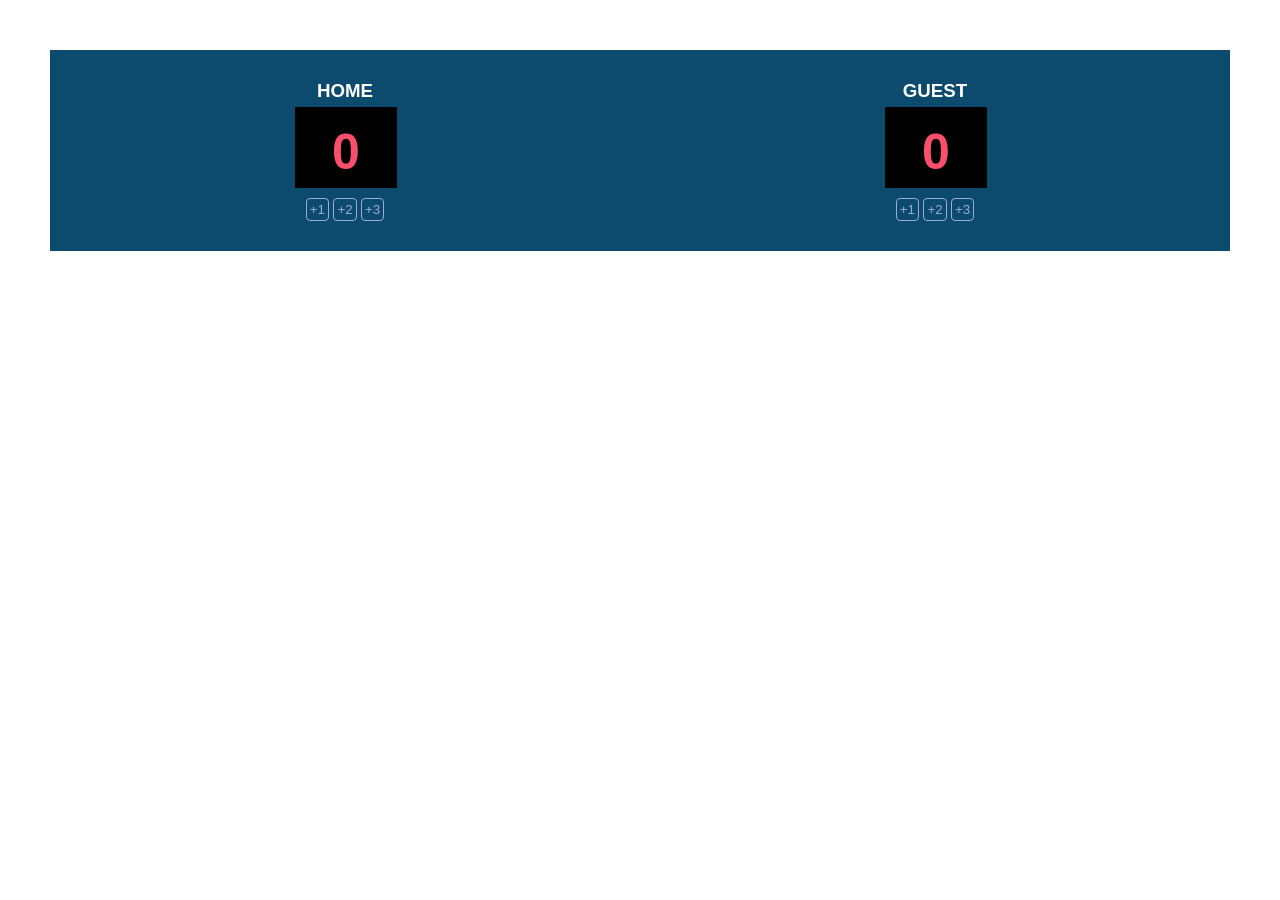
<file: Basketball_Scoreboard/index.html>
<html>

<head>
    <link rel="stylesheet" href="index.css">
    <link href="https://fonts.cdnfonts.com/css/cursed-timer-ulil" rel="stylesheet">
</head>

<body>
    <div class="container">
        <div>
            <h3>HOME</h3>
            <h2 id="count-el1">0</h2>
            <button class="home-btn" onclick="homeAdd1()">+1</button>
            <button class="home-btn" onclick="homeAdd2()"">+2</button>
            <button class="home-btn" onclick="homeAdd3()"">+3</button>
        </div>
        <div>
            <h3>GUEST</h3>
            <h2 id="count-el2">0</h2>
            <button class="guest-btn" onclick="guestAdd1()">+1</button>
            <button class="guest-btn" onclick="guestAdd2()">+2</button>
            <button class="guest-btn" onclick="guestAdd3()">+3</button>
        </div>
    </div>
    
    <script src="index.js"></script>
</body>

</html>
</file>
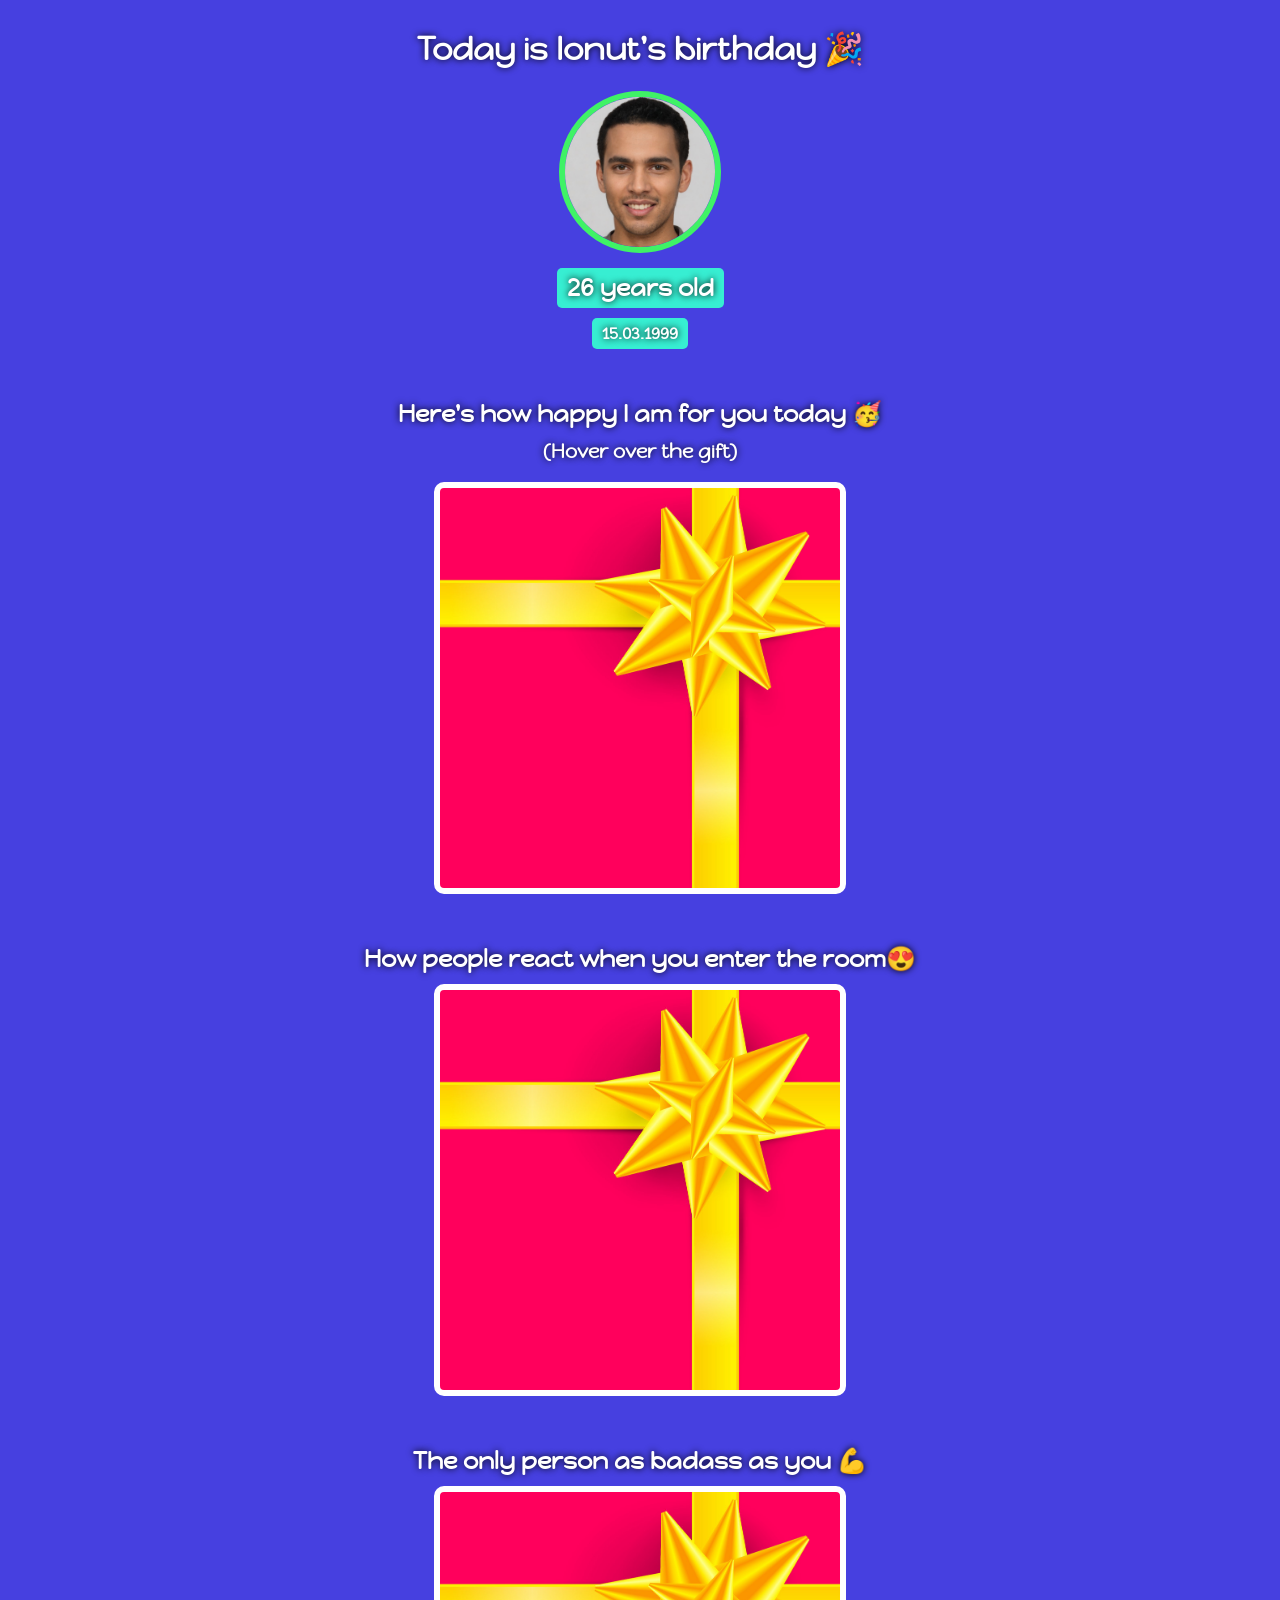
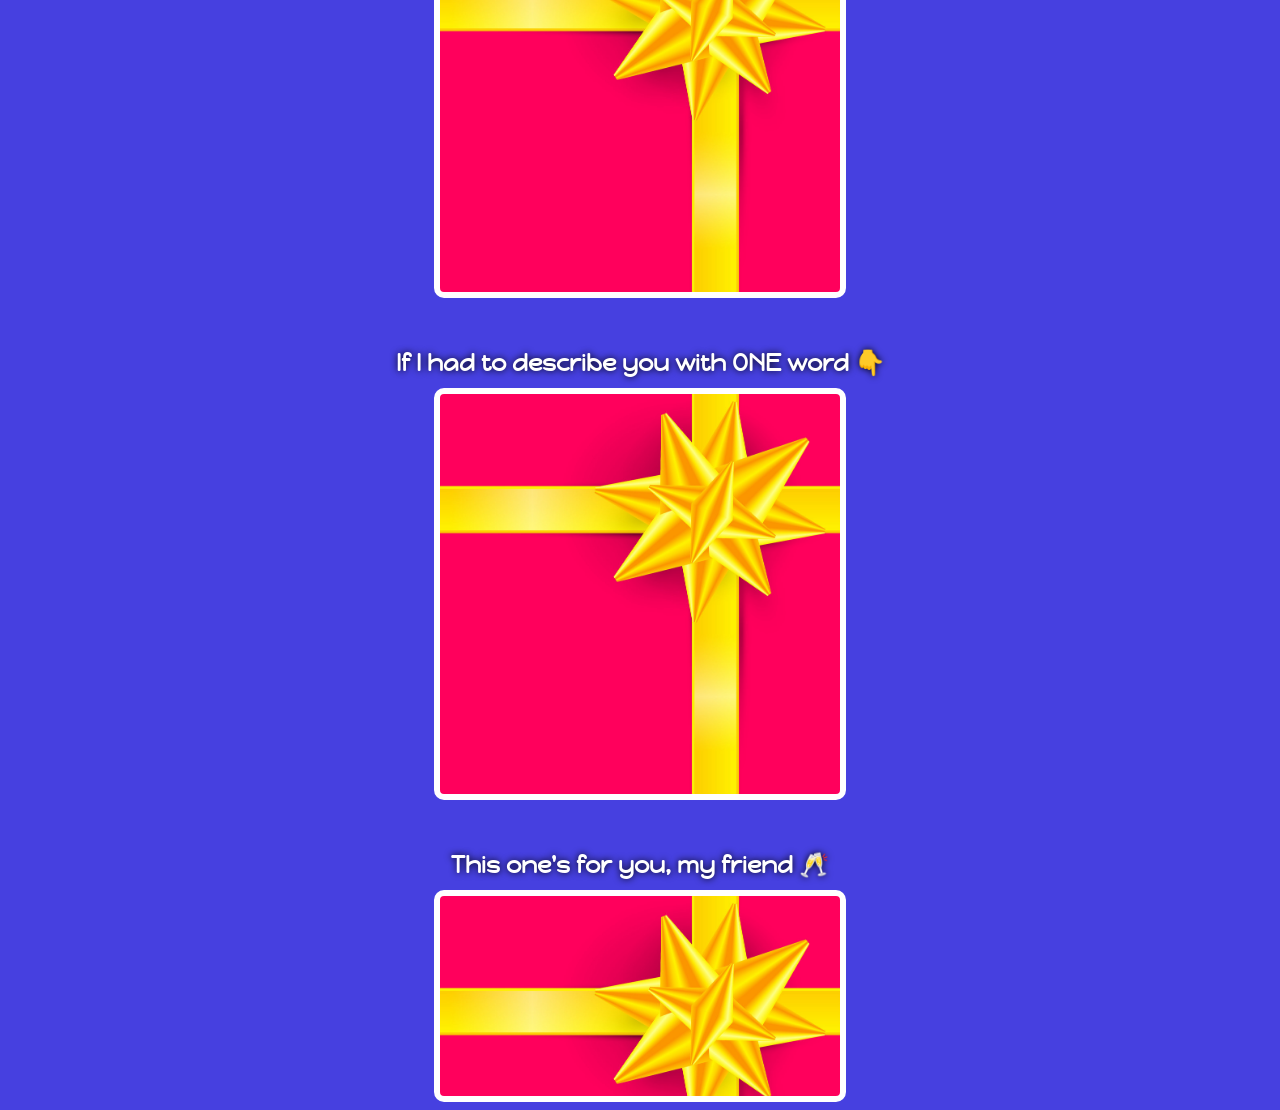
<file: Birthday_GIft_Site/index.html>
<!DOCTYPE html>
<html lang="en">

<head>
    <link rel="preconnect" href="https://fonts.googleapis.com">
    <link rel="preconnect" href="https://fonts.gstatic.com" crossorigin>
    <link href="https://fonts.googleapis.com/css2?family=Happy+Monkey&display=swap" rel="stylesheet">
    <meta charset="UTF-8">
    <meta name="viewport" content="width=device-width, initial-scale=1.0">
    <title>HAPPY BIRTHDAY!</title>
    <link rel="stylesheet" href="styles.css">
</head>

<body>

    <div id="header">
        <h1>Today is Ionut's birthday 🎉</h1>
        <img id="bff-img" src="images/nick.jpg" alt="birthday image">
        <h2 id="bday-age">26 years old</h2>
        <h4 id="bday-date">15.03.1999</h4>
    </div>

    <div class="gift-section">
        <h2 class="gift-title">Here's how happy I am for you today 🥳</h2>
        <h3 class="gift-hint">(Hover over the gift)</h3>
        <div class="gift-img" id="gift-img-happy"></div>
    </div>

    <div class="gift-section">
        <h2 class="gift-title">How people react when you enter the room😍</h2>
        <div class="gift-img" id="gift-img-hot"></div>
    </div>

    <div class="gift-section">
        <h2 class="gift-title">The only person as badass as you 💪</h2>
        <div class="gift-img" id="gift-img-badass"></div>
    </div>

    <div class="gift-section">
        <h2 class="gift-title">If I had to describe you with ONE word 👇</h2>
        <div class="gift-img" id="gift-img-genius"></div>
    </div>

    <div class="gift-section">
        <h2 class="gift-title">This one's for you, my friend 🥂</h2>
        <div class="gift-img" id="gift-img-cheers"></div>
    </div>

</body>

</html>
</file>
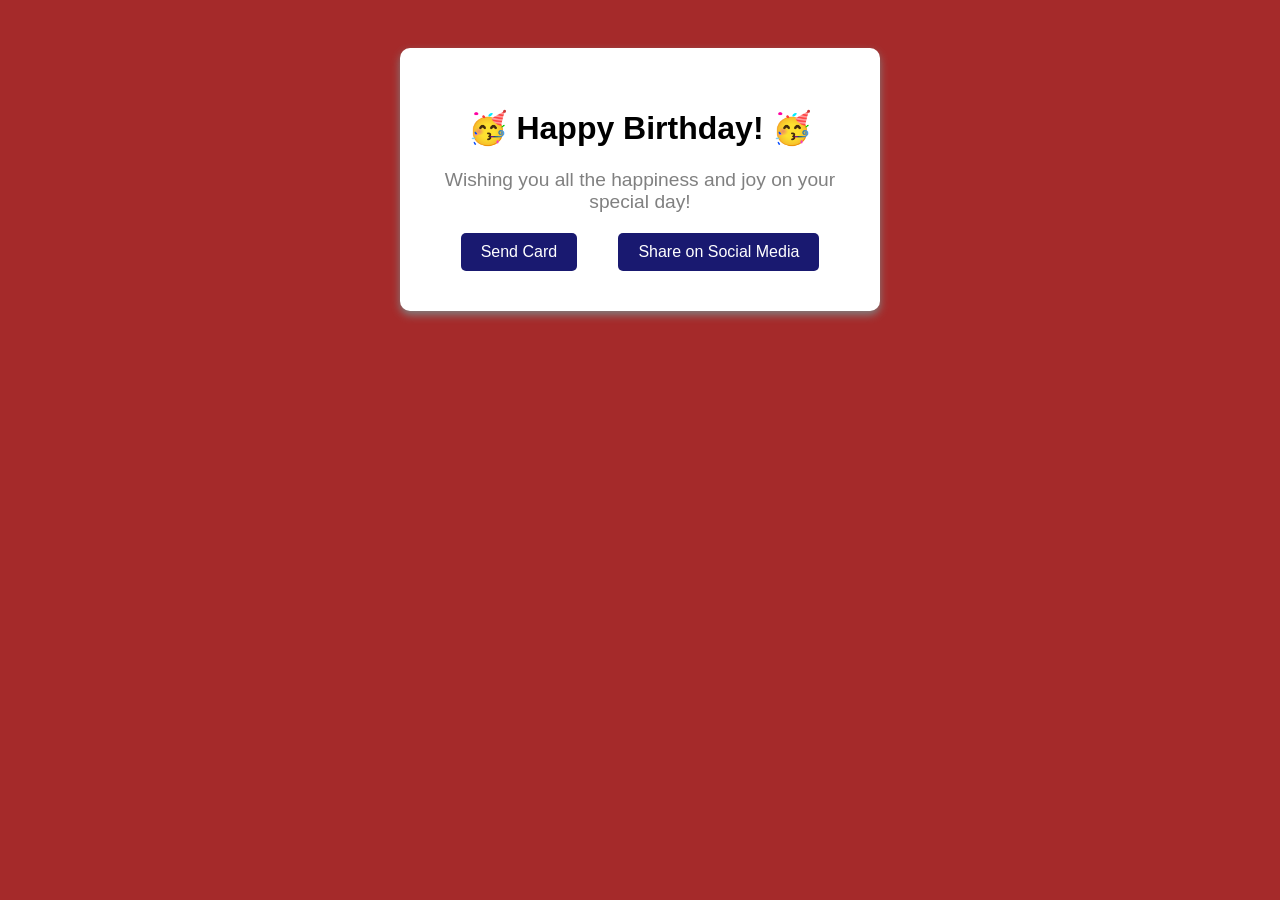
<file: BirthdayCard/index.html>
<!DOCTYPE html>
<html lang="en">
  <head>
    <meta charset="utf-8" />
    <meta name="viewport" content="width=device-width, initial-scale=1.0" />
    <title>Greeting Card</title>
    <link href="styles.css" rel="stylesheet" />
  </head>
  <body>
    <div class="card" id="greeting-card">
      <h1>Happy Birthday!</h1>

      <p class="message">
        Wishing you all the happiness and joy on your special day!
      </p>

      <div class="card-links">
        <a href="#send" class="send-link">Send Card</a>
        <a href="#share" class="share-link">Share on Social Media</a>
      </div>
    </div>

    <section id="send">
      <h2>Sending your card...</h2>
      <p>Card successfully sent to your recipient!</p>
    </section>

    <section id="share">
      <h2>Sharing your card...</h2>
      <p>Your card was shared on social media!</p>
    </section>
  </body>
</html>
</file>
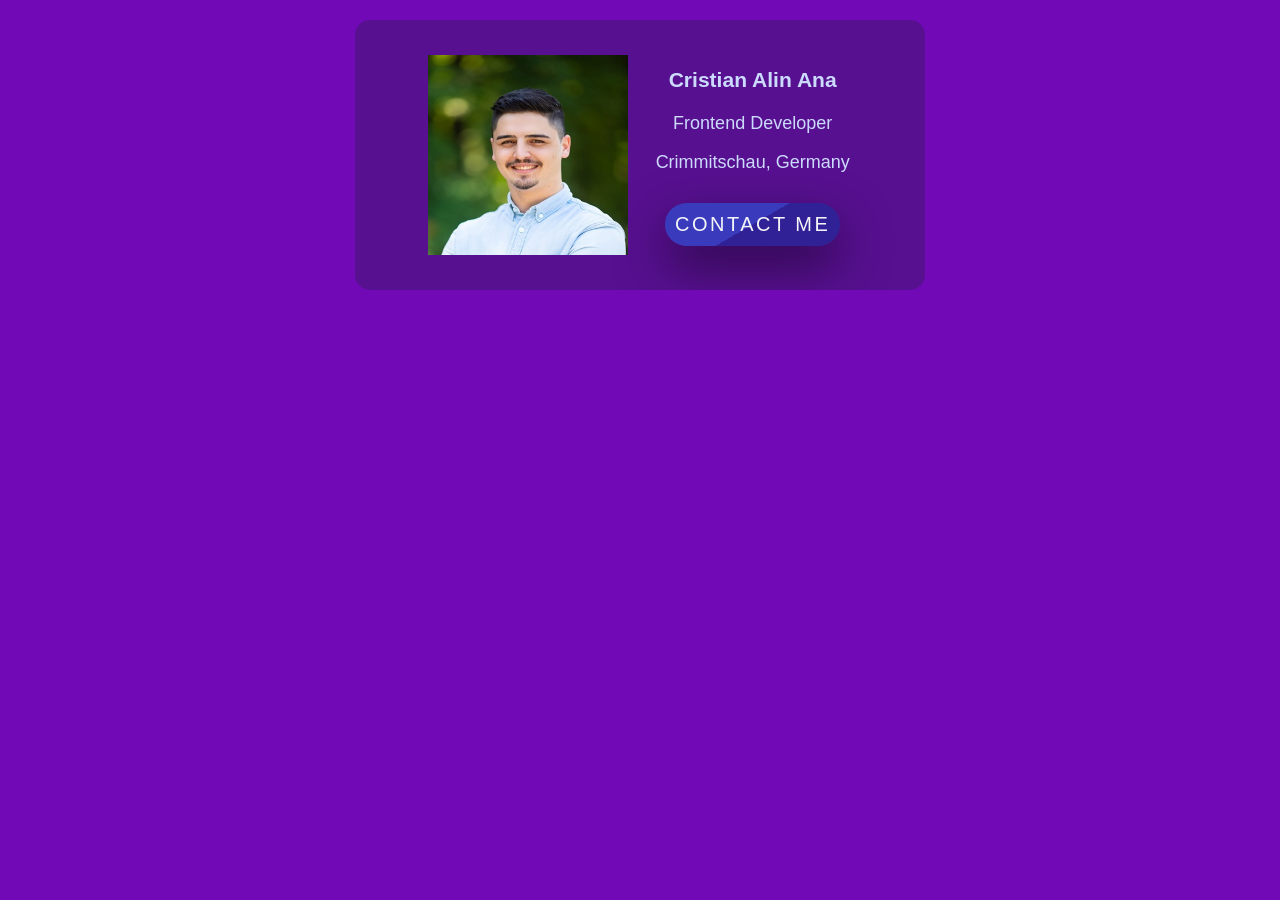
<file: Business Card/index.html>
<!DOCTYPE html>
<html>

<head>
  <link rel="stylesheet" href="styles.css" />
</head>

<body>
  <div class="card holographic-card">
    <img class="avatar" src="/Business Card/images/poza.jpg" />
    <div>
      <h3>Cristian Alin Ana</h3>
      <p>Frontend Developer</p>
      <p>Crimmitschau, Germany</p>
      <a href="https://www.linkedin.com/in/cristian-alin-ana-05401285/" class="btn" target="_blank">Contact
        Me</a>
    </div>
  </div>
</body>

</html>
</file>
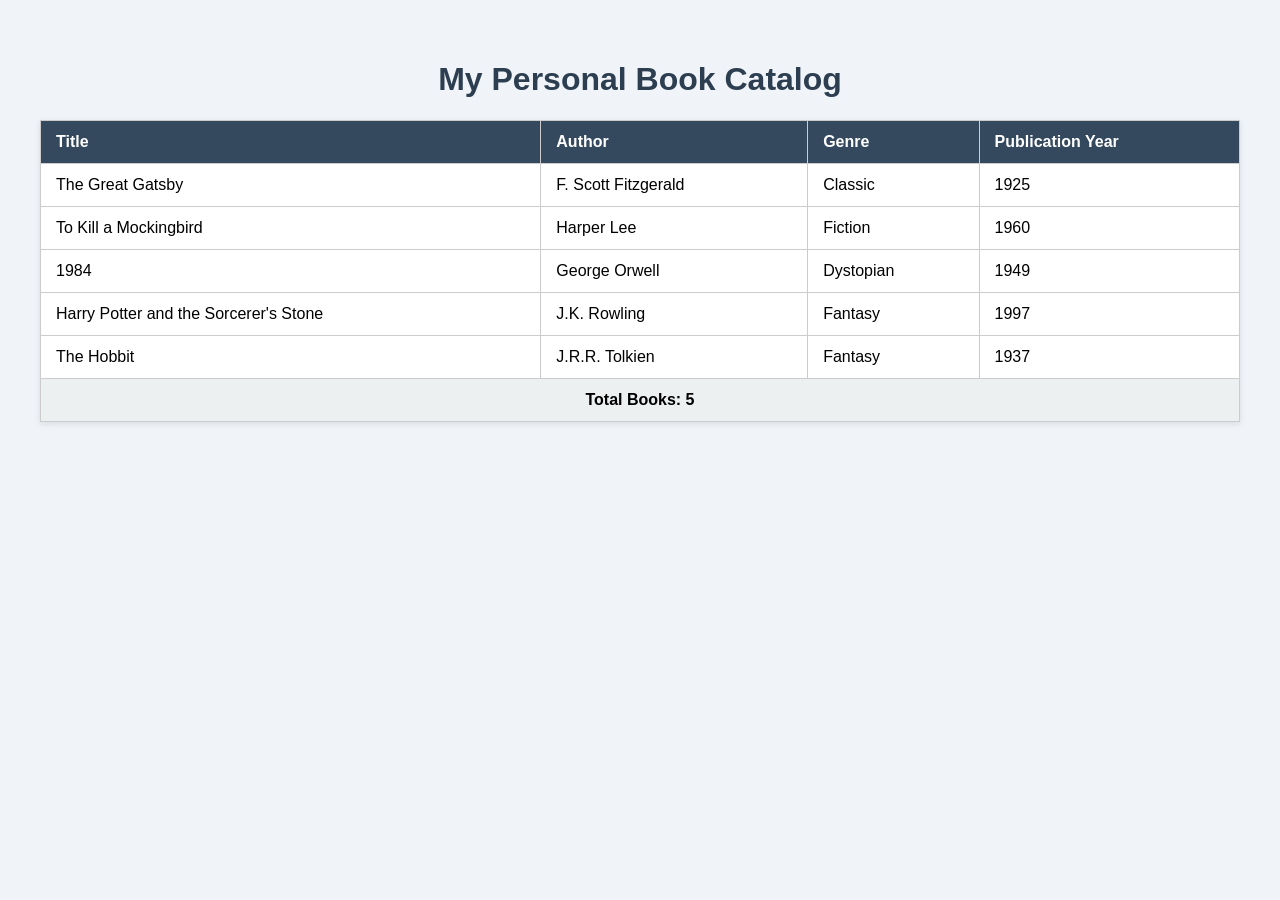
<file: Catalog Table/index.html>
<!DOCTYPE html>
<html lang="en">
  <head>
    <meta charset="UTF-8" />
    <meta name="viewport" content="width=device-width, initial-scale=1.0" />
    <title>Book Catalog</title>
    <style>
      body {
        font-family: Arial, sans-serif;
        padding: 2rem;
        background-color: #f0f4f8;
      }
      h1 {
        text-align: center;
        color: #2c3e50;
      }
      table {
        width: 100%;
        border-collapse: collapse;
        background-color: #fff;
        box-shadow: 0 2px 6px rgba(0, 0, 0, 0.1);
      }
      th,
      td {
        padding: 12px 15px;
        border: 1px solid #ccc;
        text-align: left;
      }
      thead {
        background-color: #34495e;
        color: white;
      }
      tfoot td {
        font-weight: bold;
        text-align: center;
        background-color: #ecf0f1;
      }
    </style>
  </head>
  <body>
    <h1>My Personal Book Catalog</h1>

    <table>
      <thead>
        <tr>
          <th>Title</th>
          <th>Author</th>
          <th>Genre</th>
          <th>Publication Year</th>
        </tr>
      </thead>
      <tbody>
        <tr>
          <td>The Great Gatsby</td>
          <td>F. Scott Fitzgerald</td>
          <td>Classic</td>
          <td>1925</td>
        </tr>
        <tr>
          <td>To Kill a Mockingbird</td>
          <td>Harper Lee</td>
          <td>Fiction</td>
          <td>1960</td>
        </tr>
        <tr>
          <td>1984</td>
          <td>George Orwell</td>
          <td>Dystopian</td>
          <td>1949</td>
        </tr>
        <tr>
          <td>Harry Potter and the Sorcerer's Stone</td>
          <td>J.K. Rowling</td>
          <td>Fantasy</td>
          <td>1997</td>
        </tr>
        <tr>
          <td>The Hobbit</td>
          <td>J.R.R. Tolkien</td>
          <td>Fantasy</td>
          <td>1937</td>
        </tr>
      </tbody>
      <tfoot>
        <tr>
          <td colspan="4">Total Books: 5</td>
        </tr>
      </tfoot>
    </table>
  </body>
</html>
</file>
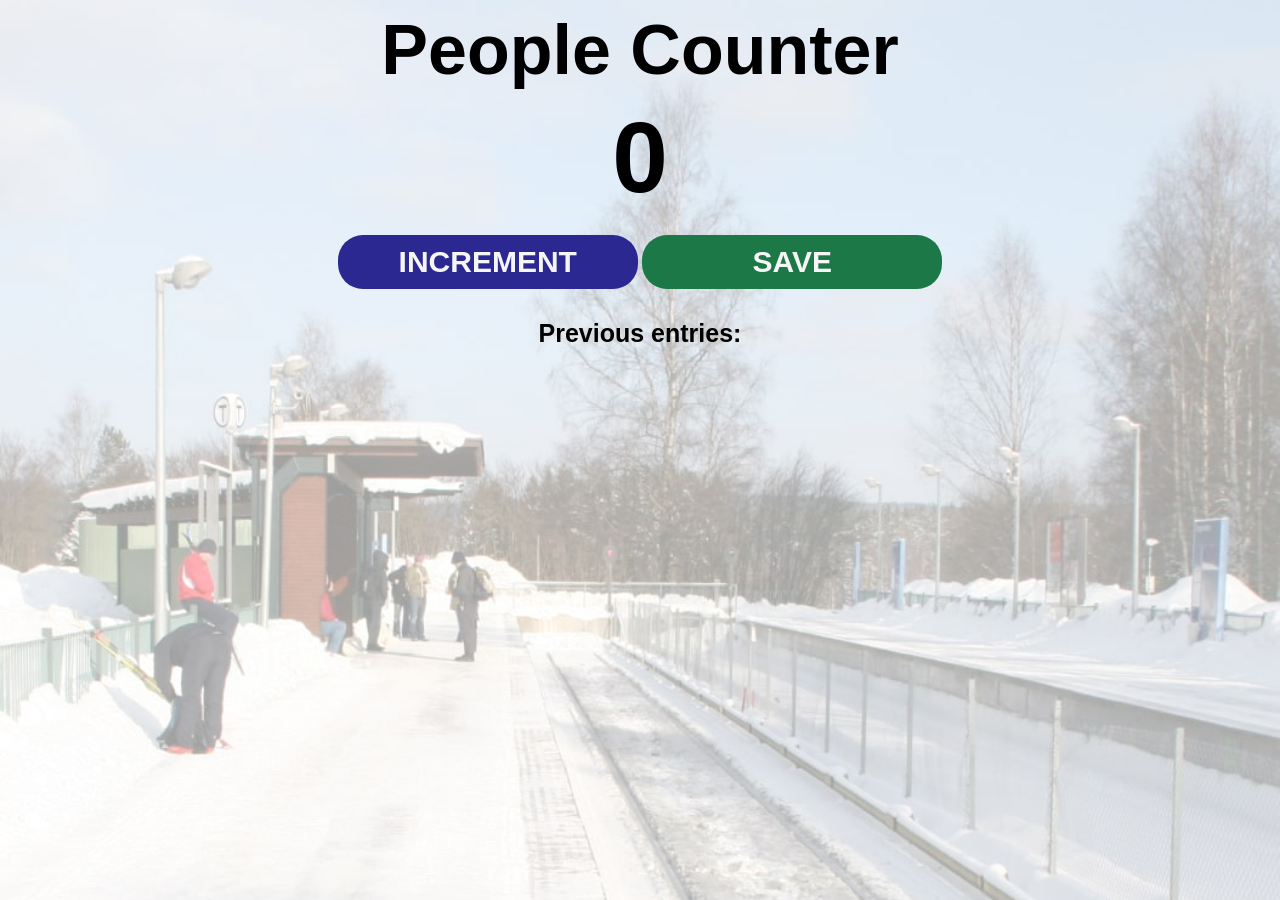
<file: Counter App/index.html>
<html>
  <head>
    <link rel="stylesheet" href="index.css" />
  </head>
  <body>
    <div class="container">
      <h1>People Counter</h1>
      <h2 id="count-el">0</h2>
      <button id="increment-btn" onclick="increment()">INCREMENT</button>
      <button id="save-btn" onclick="save()">SAVE</button>
      <p id="save-el">Previous entries:</p>
    </div>
    <script src="index.js"></script>
  </body>
</html>
</file>
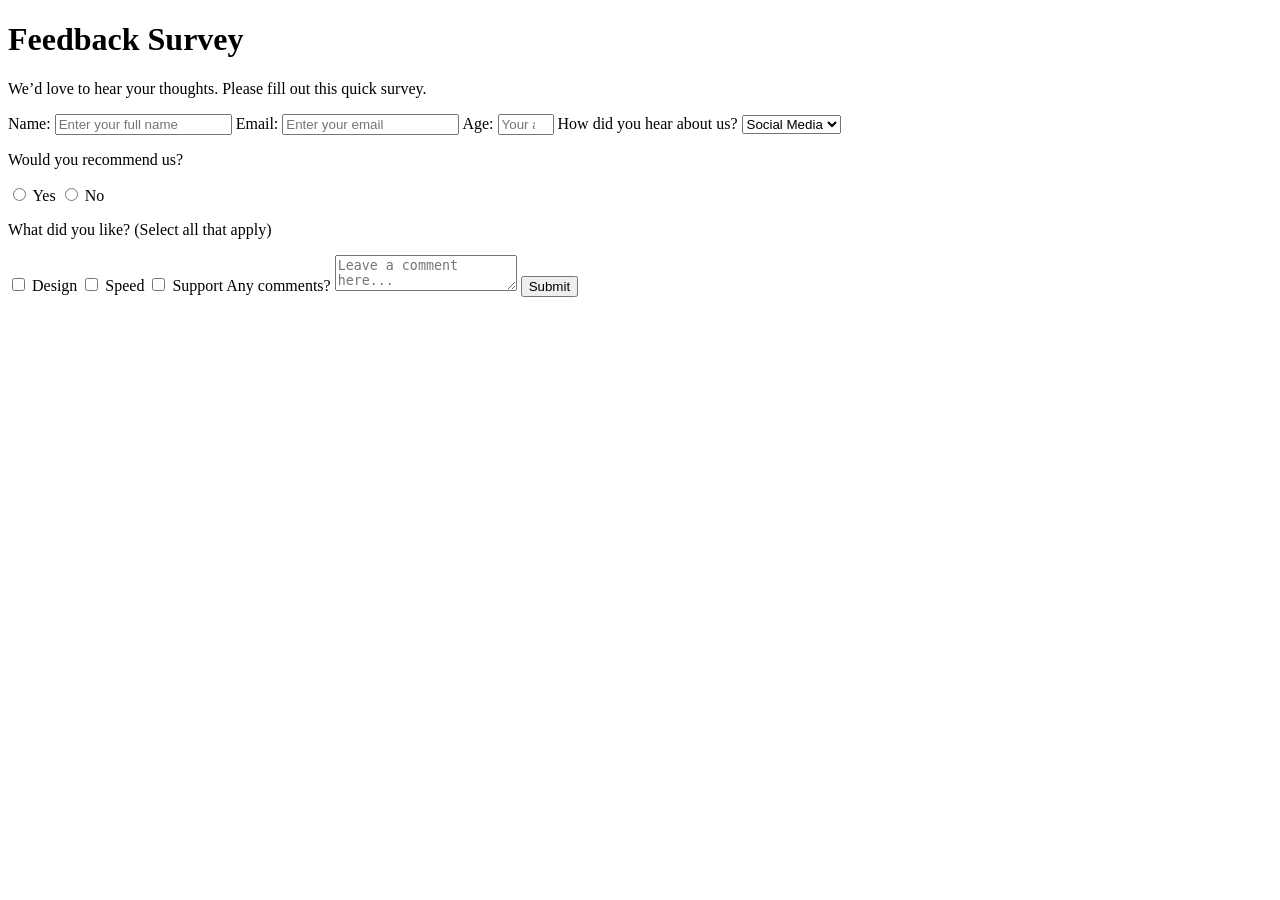
<file: Feedback Survey/index.html>
<!DOCTYPE html>
<html lang="en">
  <head>
    <meta charset="UTF-8" />
    <meta name="viewport" content="width=device-width, initial-scale=1.0" />
    <title>Survey Form</title>
  </head>

  <body>
    <h1 id="title">Feedback Survey</h1>
    <p id="description">
      We’d love to hear your thoughts. Please fill out this quick survey.
    </p>

    <form id="survey-form">
      <label id="name-label" for="name">Name:</label>
      <input
        id="name"
        name="name"
        type="text"
        placeholder="Enter your full name"
        required
      />

      <label id="email-label" for="email">Email:</label>
      <input
        id="email"
        name="email"
        type="email"
        placeholder="Enter your email"
        required
      />

      <label id="number-label" for="number">Age:</label>
      <input
        id="number"
        name="number"
        type="number"
        min="10"
        max="100"
        placeholder="Your age"
      />

      <label for="dropdown">How did you hear about us?</label>
      <select id="dropdown" name="referral">
        <option value="social">Social Media</option>
        <option value="friend">Friend</option>
      </select>

      <p>Would you recommend us?</p>
      <label><input type="radio" name="recommend" value="yes" /> Yes</label>
      <label><input type="radio" name="recommend" value="no" /> No</label>

      <p>What did you like? (Select all that apply)</p>
      <label
        ><input type="checkbox" name="features" value="design" /> Design</label
      >
      <label
        ><input type="checkbox" name="features" value="speed" /> Speed</label
      >
      <label
        ><input type="checkbox" name="features" value="support" />
        Support</label
      >

      <label for="comments">Any comments?</label>
      <textarea
        id="comments"
        name="comments"
        placeholder="Leave a comment here..."
      ></textarea>

      <button id="submit" type="submit">Submit</button>
    </form>
  </body>
</html>
</file>
<file: Basketball_Scoreboard/index.css>
body {
  color: white;
  font-family: Verdana, Geneva, Tahoma, sans-serif;
  font-weight: 600;
  text-align: center;
  margin: 50px 50px 0px 50px;
}

.container {
  background-color: #0c4a6e;
  display: flex;
  justify-content: space-around;
}

.home-btn,
.guest-btn {
  background-color: #0c4a6e;
  color: #9aabd8;
  border-color: #9aabd8;
  border-radius: 4px;
  border: solid 1px;
  box-shadow: none;
  font-family: "Cursed Timer ULiL", sans-serif;
  padding: 3px 3px;
  margin: 5px 0px 30px 0px;
}

h2 {
  background: black;
  color: #f94f6d;
  font-family: "Cursed Timer ULiL", sans-serif;
  display: flex;
  justify-content: center;
  align-items: center;
  width: 100px;
  height: 70px;
  font-size: 50px;
  padding: 10px 1px 1px 1px;
  margin: 0px 0px 5px 2px;
}

h3 {
  margin: 30px 0px 5px;
}
</file>
<file: Birthday_GIft_Site/styles.css>
body {
  text-align: center;
  font-family: "Happy Monkey", cursive;
  background: #4640e0;
  color: #ffffff;
}

h1,
h2,
h3,
h4,
p {
  text-shadow: 0 0 7px black;
}

#bff-img {
  width: 150px;
  border-radius: 50%;
  border: 6px solid #3ff266;
  margin-bottom: 10px;
}

#bday-age {
  background: #37eed2;
  padding: 5px 10px;
  border-radius: 5px;
  margin: 5px 0 10px 0;
}

#bday-date {
  margin: 0;
  background: #37eed2;
  padding: 5px 10px;
  border-radius: 5px;
}

#header {
  display: flex;
  flex-direction: column;
  align-items: center;
}

.gift-section {
  margin-top: 50px;
}

.gift-title {
  margin-bottom: 10px;
}

.gift-hint {
  margin-top: 0;
}

.gift-img {
  margin: 0 auto;
  width: 400px;
  height: 400px;
  border: 6px solid white;
  border-radius: 10px;
  background-image: url("images/gift-cover.jpg");
  background-size: cover;
}

#gift-img-cheers {
  height: 200px;
}

#gift-img-happy:hover {
  background-image: url("images/happy.gif");
}

#gift-img-hot:hover {
  background-image: url("images/hot.gif");
}

#gift-img-badass:hover {
  background-image: url("images/badass.gif");
}

#gift-img-genius:hover {
  background-image: url("images/genius.gif");
}

#gift-img-cheers:hover {
  background-image: url("images/cheers.gif");
}
</file>
<file: BirthdayCard/styles.css>
body {
  font-family: Arial, sans-serif;
  padding: 40px;
  text-align: center;
  background-color: brown;
}

.card {
  background-color: white;
  max-width: 400px;
  padding: 40px;
  margin: 0 auto;
  border-radius: 10px;
  box-shadow: 0 4px 8px gray;
  transition: transform 0.3s, background-color 0.3s ease;
}

.card:hover {
  background-color: khaki;
  transform: scale(1.1);
}

h1::before {
  content: "🥳 ";
}

h1::after {
  content: " 🥳";
}

.message {
  font-size: 1.2em;
  color: gray;
  margin-bottom: 20px;
}

.card-links {
  margin-top: 20px;
  display: flex;
  justify-content: space-around;
}

.card-links a {
  text-decoration: none;
  font-size: 1em;
  padding: 10px 20px;
  border-radius: 5px;
  color: white;
  background-color: midnightblue;
  transition: background-color 0.3s ease;
}

.card-links a:hover {
  background-color: orangered;
}

.card-links a:active {
  background-color: midnightblue;
}

.card-links a:focus {
  outline: 2px solid yellow;
}

.card-links a:visited {
  color: crimson;
}

section {
  display: none;
  margin: 20px auto;
  max-width: 600px;
  background-color: whitesmoke;
  padding: 20px;
  border-radius: 10px;
}

section:hover {
  transform: skewX(10deg);
}

section:target {
  display: block;
}
</file>
<file: Business Card/styles.css>
body {
  font-size: 18px;
  margin: 20px;
  background: #7209b7;
  font-family: Verdana, Geneva, Tahoma, sans-serif;
  background-image: url("https://img.freepik.com/free-vector/abstract-design-background-with-blue-purple-gradient_1048-13167.jpg");
  background-size: cover;
  display: flex;
  justify-content: center;
  align-items: center;
}

.avatar {
  width: 200px;
  height: 200px;
}

.card {
  width: 500px;
  margin: 0px auto;
  padding: 60px;
  display: flex;
  justify-content: space-between;
  text-align: center;
  background: #480ca8;
  color: #ccdbfd;
}

.card {
  border-radius: 30px;
  box-shadow: #7936af;
  display: flex;
  justify-content: center;
  align-items: center;
}

.holographic-container {
  display: flex;
  justify-content: space-around;
  align-items: center;
  height: 100vh;
  background: #480ca8;
}

.holographic-card {
  width: 450px;
  height: 150px;
  background: #55118de8;
  display: flex;
  justify-content: space-around;
  align-items: center;
  position: relative;
  overflow: hidden;
  border-radius: 15px;
  transition: all 0.5s ease;
}

.holographic-card::before {
  content: "";
  position: absolute;
  top: -50%;
  left: -50%;
  width: 200%;
  height: 200%;
  background: linear-gradient(0deg, transparent, transparent 30%, #19be3d4f);
  transform: rotate(-45deg);
  transition: all 0.5s ease;
  opacity: 0;
}

.holographic-card:hover {
  transform: scale(1.1);
  box-shadow: 0 0 80px rgb(25, 250, 220);
}

.holographic-card:hover::before {
  opacity: 1;
  transform: rotate(-45deg) translateY(100%);
}

.btn {
  background: linear-gradient(-30deg, #182c999f 50%, #1d63e683 50%);
  border-radius: 30px;
  padding: 10px 10px;
  margin: 12px;
  display: inline-block;
  -webkit-transform: translate(0%, 0%);
  transform: translate(0%, 0%);
  overflow: hidden;
  color: #f3f4f7;
  font-size: 20px;
  letter-spacing: 2.5px;
  text-align: center;
  text-transform: uppercase;
  text-decoration: none;
  -webkit-box-shadow: 0 20px 50px rgba(0, 0, 0, 0.5);
  box-shadow: 0 20px 50px rgba(0, 0, 0, 0.5);
}

.btn:hover {
  box-shadow: 1px 1px 25px 10px rgba(146, 148, 248, 0.4);
}

.btn:before {
  content: "";
  position: absolute;
  top: 0;
  left: -100%;
  width: 100%;
  height: 100%;
  background: linear-gradient(
    120deg,
    transparent,
    rgba(146, 148, 248, 0.4),
    transparent
  );
  transition: all 650ms;
}

.btn:hover:before {
  left: 100%;
}
</file>
<file: Counter App/index.css>
body {
  background-image: url("station.jpg");
  background-size: cover;
  font-family: -apple-system, BlinkMacSystemFont, "Segoe UI", Roboto, Oxygen,
    Ubuntu, Cantarell, "Open Sans", "Helvetica Neue", sans-serif;
  font-weight: bold;
  text-align: center;
}

h1 {
  font-size: 70px;
  margin-top: 10px;
  margin-bottom: 10px;
}

h2 {
  font-size: 100px;
  margin-top: 0;
  margin-bottom: 20px;
}

button {
  border: rgb(54, 140, 168);
  padding-top: 10px;
  padding-bottom: 10px;
  color: rgb(245, 245, 245);
  font-weight: bold;
  font-size: 30px;
  width: 300px;
  margin-bottom: 5px;
  border-radius: 25px;
}

#increment-btn {
  background: #2c2891;
}

#save-btn {
  background: #1c7947;
}

.container {
  max-width: 80%;
  margin: auto;
}

#save-el {
  font-weight: bold;
}

p {
  font-size: 25px;
}
</file>
